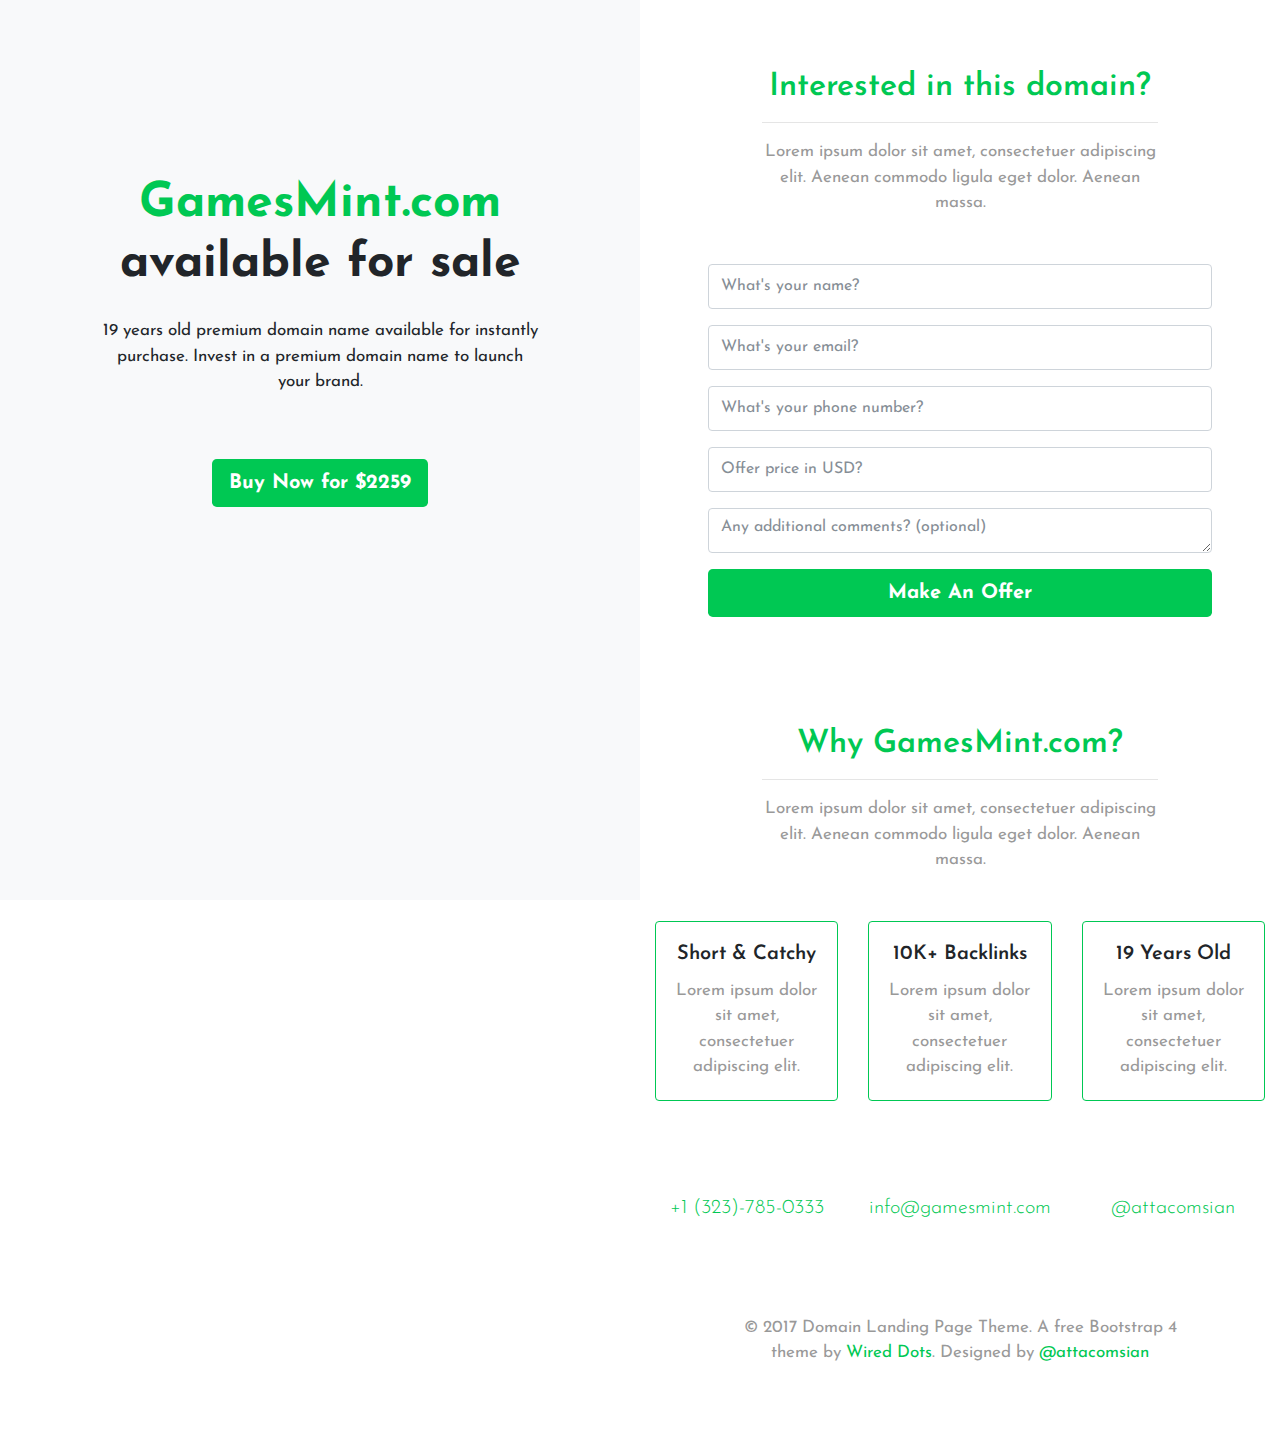
<file: contact/index.html>
<!DOCTYPE html>
<html lang="en">
    <head>
        <meta charset="utf-8">
        <title>Domain - Free Bootstrap 4 Domain Landing Page Template</title>
        <meta name="description" content="Free Bootstrap 4 domain landing page template" />
        <meta name="viewport" content="width=device-width, initial-scale=1.0">
        <!--Bootstrap 4-->
        <link rel="stylesheet" href="css/bootstrap.min.css">
        <link rel="stylesheet" href="https://cdnjs.cloudflare.com/ajax/libs/animate.css/3.5.2/animate.min.css">
        <!--icons-->
        <link rel="stylesheet" href="https://code.ionicframework.com/ionicons/2.0.1/css/ionicons.min.css" />
    </head>
    <body>
        <!--hero section-->
        <section class="bg-white hero p-0">
            <div class="container-fluid">
                <div class="row">
                    <div class="col-md-6 bg-light text-center col-fixed">
                        <h1 class="pt-4 h2"><span class="text-green">GamesMint.com</span><br/>
                            <span>available for sale</span></h1>
                        <p class="mt-4">
                            19 years old premium domain name available 
                            for instantly purchase. Invest in a premium domain name to launch your brand.
                        </p>
                        <div class="pt-5">
                            <a href="#" class="btn text-white bg-green btn-lg">
                                Buy Now for $2259
                            </a>
                        </div>
                    </div>
                    <div class="col-md-6 ml-auto px-0 py-2">
                        <!--Make an offer-->
                        <section class="bg-white">
                            <div class="container">
                                <div class="row">
                                    <div class="col-sm-8 mx-auto text-center">
                                        <h2 class="text-primary">Interested in this domain?</h2>
                                        <hr/>
                                        <p class="text-muted">
                                            Lorem ipsum dolor sit amet, consectetuer adipiscing elit. Aenean commodo ligula eget dolor. Aenean massa.
                                        </p>
                                    </div>
                                </div>
                                <div class="row mt-4">
                                    <div class="col-sm-10 mx-auto mt-2">
                                        <form id="main-offer-form" action="contact.php" method="post">
                                            <div class="form-group">
                                                <input type="text" name="name" class="form-control" placeholder="What's your name?" required="">
                                            </div>
                                            <div class="form-group">
                                                <input type="email" name="email" class="form-control" placeholder="What's your email?" required="">
                                            </div>
                                            <div class="form-group">
                                                <input type="text" name="phone" class="form-control" placeholder="What's your phone number?" required="">
                                            </div>
                                            <div class="form-group">
                                                <input type="number" name="price" class="form-control" placeholder="Offer price in USD?" required="">
                                            </div>
                                            <div class="form-group">
                                                <textarea name="comments" class="form-control" placeholder="Any additional comments? (optional)"></textarea>
                                            </div>
                                            <button type="submit" class="btn text-white btn-lg bg-primary btn-block">Make An Offer</button>
                                        </form>
                                    </div>
                                </div>
                            </div>
                        </section>

                        <!--Why This Domain-->
                        <section class="bg-white pt-5">
                            <div class="container-fluid">
                                <div class="row">
                                    <div class="col-sm-8 mx-auto text-center">
                                        <h2 class="text-primary">Why GamesMint.com?</h2>
                                        <hr/>
                                        <p class="text-muted">
                                            Lorem ipsum dolor sit amet, consectetuer adipiscing elit. Aenean commodo ligula eget dolor. Aenean massa.
                                        </p>
                                    </div>
                                </div>
                                <div class="row d-md-flex mt-4">
                                    <div class="col-sm-4 mt-2 text-center">
                                        <div class="card card-outline-primary">
                                            <div class="card-body">
                                                <h5 class="card-title">Short & Catchy</h5>
                                                <p class="card-text text-muted">Lorem ipsum dolor sit amet, consectetuer adipiscing elit.</p>
                                            </div>
                                        </div>
                                    </div>
                                    <div class="col-sm-4 mt-2 text-center">
                                        <div class="card card-outline-primary">
                                            <div class="card-body">
                                                <h5 class="card-title">10K+ Backlinks</h5>
                                                <p class="card-text text-muted">Lorem ipsum dolor sit amet, consectetuer adipiscing elit.</p>
                                            </div>
                                        </div>
                                    </div>
                                    <div class="col-sm-4 mt-2 text-center">
                                        <div class="card card-outline-primary">
                                            <div class="card-body">
                                                <h5 class="card-title">19 Years Old</h5>
                                                <p class="card-text text-muted">Lorem ipsum dolor sit amet, consectetuer adipiscing elit.</p>
                                            </div>
                                        </div>
                                    </div>
                                </div>
                            </div>
                        </section>

                        <!--contact-->
                        <section class="bg-white pt-3 pb-3">
                            <div class="container-fluid">
                                <div class="row d-md-flex text-center text-primary">
                                    <div class="col-sm-4">
                                        <p><em class="ion-ios-telephone-outline icon-md"></em></p>
                                        <p class="lead">+1 (323)-785-0333</p>
                                    </div>
                                    <div class="col-sm-4">
                                        <p><em class="ion-ios-chatbubble-outline icon-md"></em></p>
                                        <p class="lead">info@gamesmint.com</p>
                                    </div>
                                    <div class="col-sm-4">
                                        <p><em class="ion-social-twitter-outline icon-md"></em></p>
                                        <p class="lead">@attacomsian</p>
                                    </div>
                                </div>
                            </div>
                        </section>

                        <!--footer-->
                        <section class="bg-white">
                            <div class="container">
                                <div class="row mr-5 ml-5">
                                    <div class="col-sm-12">
                                        <p class="text-muted text-center">
                                            &copy; 2017 Domain Landing Page Theme. A free Bootstrap 4 theme by 
                                            <a href="https://wireddots.com">Wired Dots</a>. Designed by <a href="https://twitter.com/attacomsian">@attacomsian</a>
                                        </p>
                                    </div>
                                </div>
                            </div>
                        </section>
                    </div>
                </div>
            </div>
        </section>

    </body>
</html>
</file>
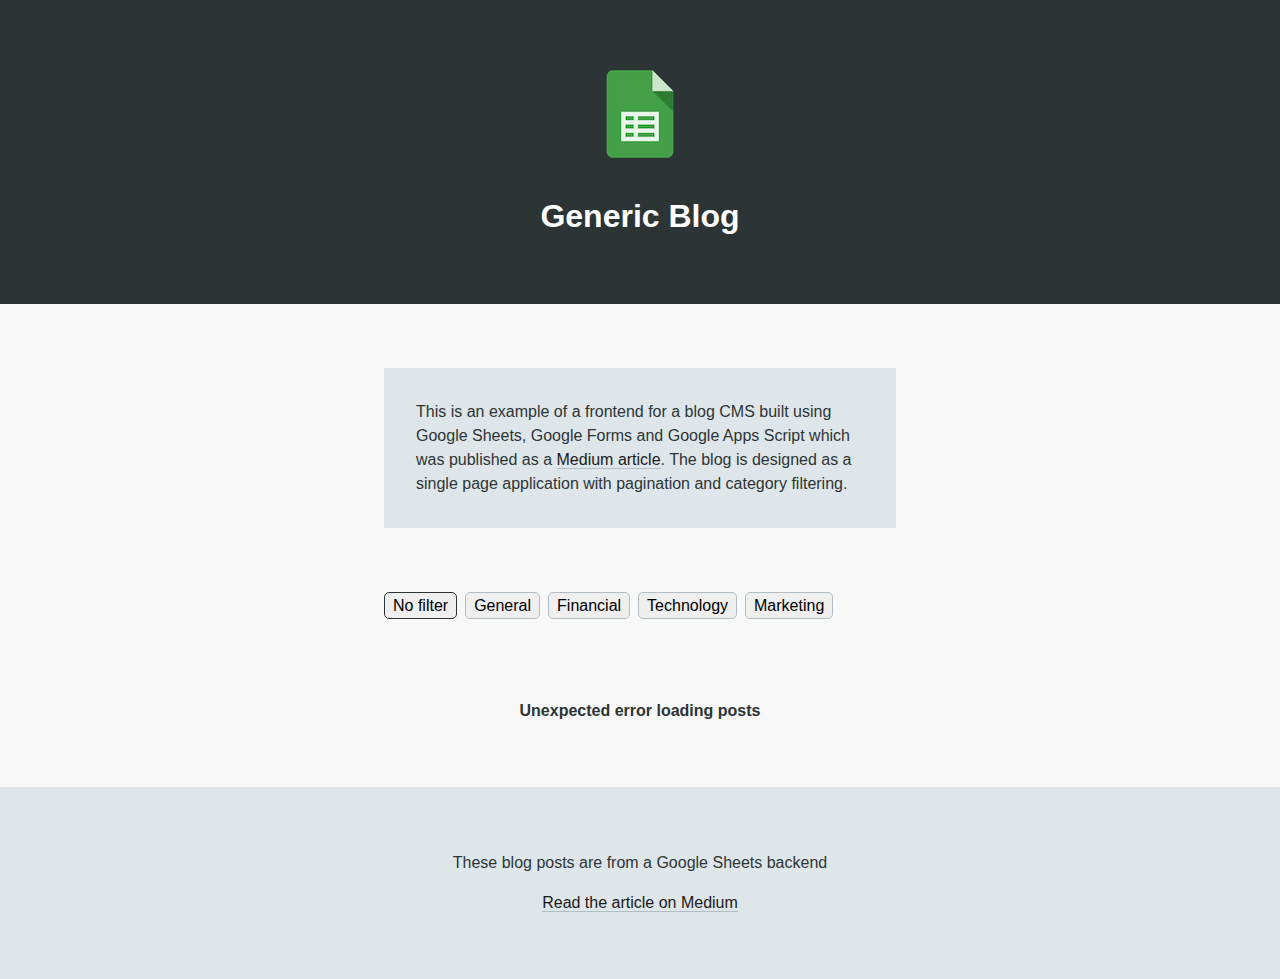
<file: gsg/index.html>
<!DOCTYPE html>
<html lang="en">
<head>
	<meta charset="UTF-8">
	<meta name="viewport" content="width=device-width,initial-scale=1">
	<title>Google Sheets CMS</title>
	<link rel="stylesheet" href="css/normalize.min.css">
	<link rel="stylesheet" href="css/main.css">
</head>
<body>
	<header>
		<img src="img/google-sheets-logo.png" alt="logo for google sheets">
		<h1>Generic Blog</h1>
	</header>
	<main>
		<div class="information">
			This is an example of a frontend for a blog CMS built using Google Sheets, Google Forms and Google Apps Script which was published as a <a href="https://medium.com/p/c2eab3fb0b2b">Medium article</a>. The blog is designed as a single page application with pagination and category filtering.
		</div>
		<nav id="filter"></nav>
		<div id="container"></div>
		<div id="notice"></div>
	</main>
	<footer>
		<p>These blog posts are from a Google Sheets backend</p>
		<a href="https://medium.com/p/c2eab3fb0b2b">Read the article on Medium</a>
	</footer>
	<script src="js/main.js"></script>
	<script>
		document.addEventListener('DOMContentLoaded', app.init);
	</script>
</body>
</html>
</file>
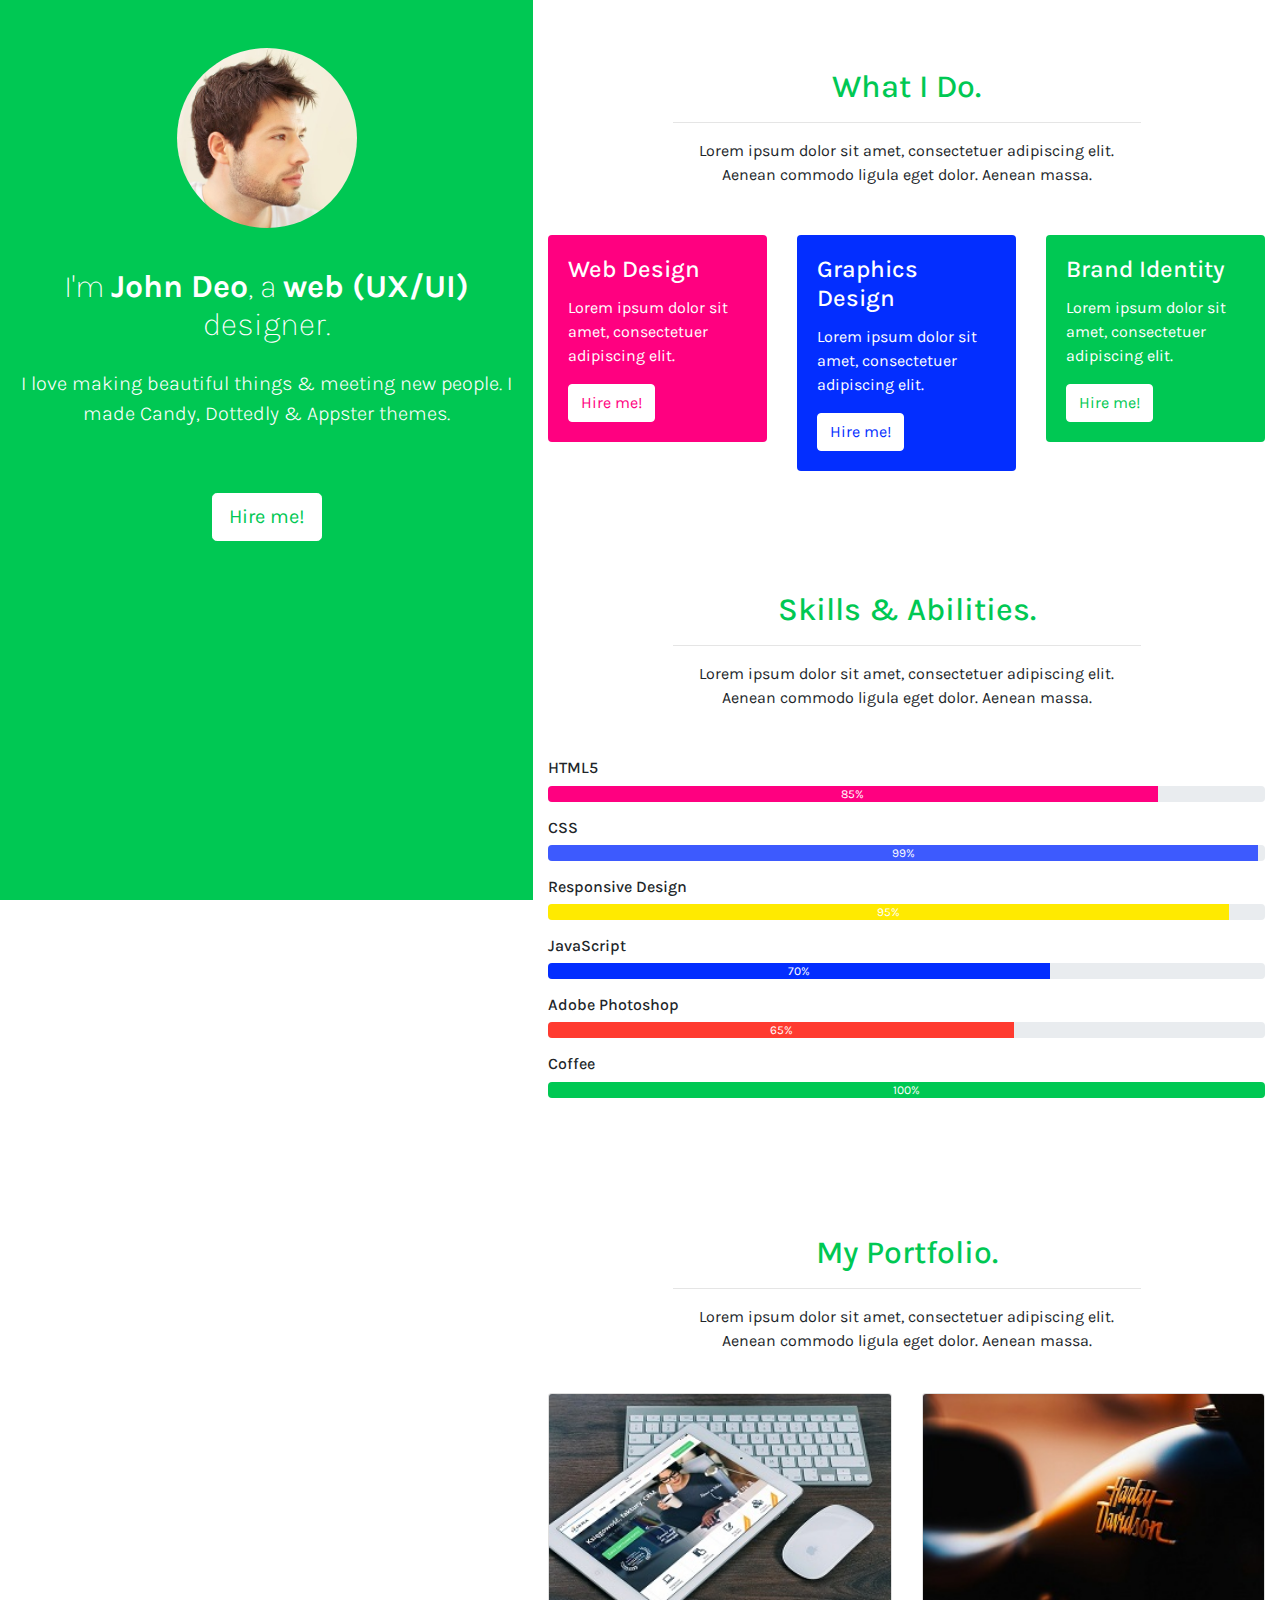
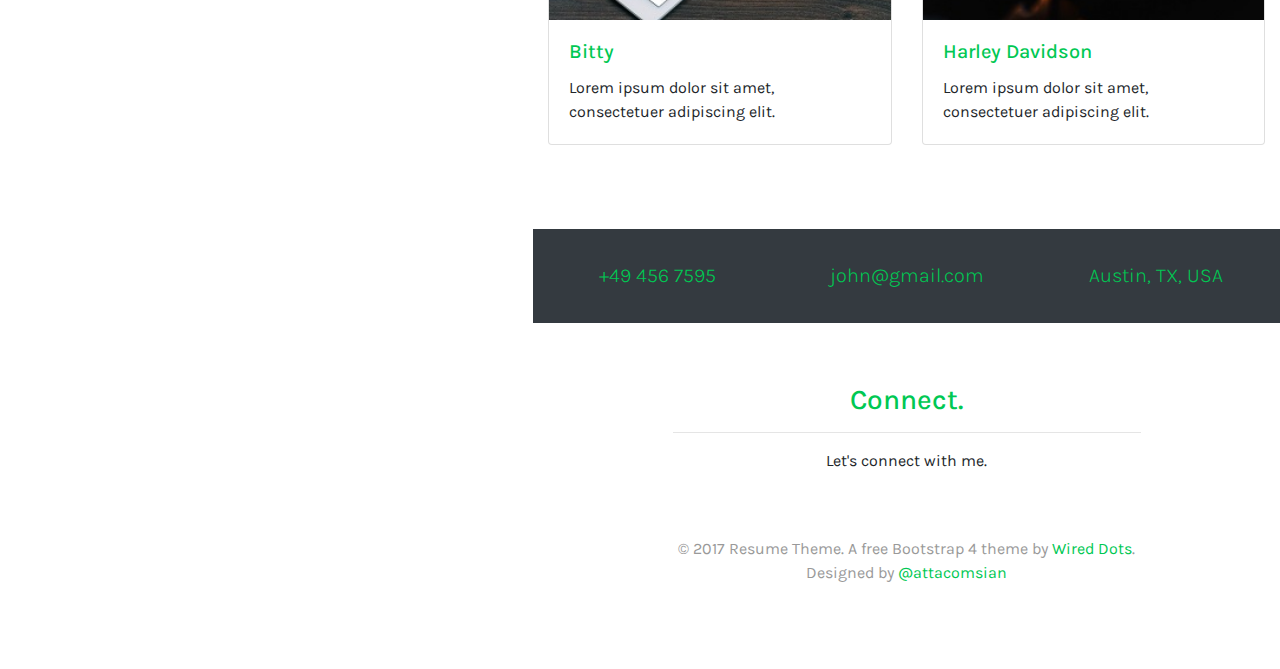
<file: resume/index.html>
<!DOCTYPE html>
<html lang="en">
    <head>
        <meta charset="utf-8">
        <title>Resume - Free Bootstrap 4 Personal Template</title>
        <meta name="description" content="Love resume." />
        <meta name="viewport" content="width=device-width, initial-scale=1.0">
        <!--Bootstrap 4-->
        <link rel="stylesheet" href="css/bootstrap.min.css">
        <link rel="stylesheet" href="https://cdnjs.cloudflare.com/ajax/libs/animate.css/3.5.2/animate.min.css">
        <!--icons-->
        <link rel="stylesheet" href="https://code.ionicframework.com/ionicons/2.0.1/css/ionicons.min.css" />
    </head>
    <body>
        <!--hero section-->
        <section class="bg-alt hero p-0">
            <div class="container-fluid">
                <div class="row">
                    <div class="col-md-5 bg-green text-white py-5 text-center col-fixed">
                        <div class="mb-3">
                            <img src="img/male.jpg" alt="Male" class="brand-logo img-fluid rounded-circle"/>
                        </div>
                        <h1 class="pt-4 text-white h2">I'm <span>John Deo</span>, a <span>web (UX/UI)</span><br/> designer.</h1>
                        <p class="mt-4 lead text-white">
                            I love making beautiful things & meeting new people. I made Candy, Dottedly & Appster themes.
                        </p>
                        <div class="pt-5">
                            <a href="#services" class="btn btn-white btn-lg">
                                Hire me!
                            </a>
                        </div>
                    </div>
                    <div class="col-md-7 ml-auto px-0 py-2">
                        <!--what I do-->
                        <section class="bg-white" id="services">
                            <div class="container-fluid">
                                <div class="row">
                                    <div class="col-sm-8 mx-auto text-center">
                                        <h2 class="text-primary">What I Do.</h2>
                                        <hr/>
                                        <p>
                                            Lorem ipsum dolor sit amet, consectetuer adipiscing elit. Aenean commodo ligula eget dolor. Aenean massa.
                                        </p>
                                    </div>
                                </div>
                                <div class="row d-md-flex mt-4">
                                    <div class="col-sm-4 mt-2">
                                        <div class="card text-white bg-pink border-none">
                                            <div class="card-body">
                                                <h4 class="card-title">Web Design</h4>
                                                <p class="card-text">Lorem ipsum dolor sit amet, consectetuer adipiscing elit.</p>
                                                <a href="#" class="btn btn-white text-pink">Hire me!</a>
                                            </div>
                                        </div>
                                    </div>
                                    <div class="col-sm-4 mt-2">
                                        <div class="card text-white bg-blue border-none">
                                            <div class="card-body">
                                                <h4 class="card-title">Graphics Design</h4>
                                                <p class="card-text">Lorem ipsum dolor sit amet, consectetuer adipiscing elit.</p>
                                                <a href="#" class="btn btn-white text-blue">Hire me!</a>
                                            </div>
                                        </div>
                                    </div>
                                    <div class="col-sm-4 mt-2">
                                        <div class="card text-white bg-green border-none">
                                            <div class="card-body">
                                                <h4 class="card-title">Brand Identity</h4>
                                                <p class="card-text">Lorem ipsum dolor sit amet, consectetuer adipiscing elit.</p>
                                                <a href="#" class="btn btn-white text-green">Hire me!</a>
                                            </div>
                                        </div>
                                    </div>
                                </div>
                            </div>
                        </section>

                        <!--Skills & Abilities.-->
                        <section class="bg-alt" id="skills">
                            <div class="container-fluid">
                                <div class="row">
                                    <div class="col-sm-8 mx-auto text-center">
                                        <h2 class="text-primary">Skills & Abilities.</h2>
                                        <hr/>
                                        <p>
                                            Lorem ipsum dolor sit amet, consectetuer adipiscing elit. Aenean commodo ligula eget dolor. Aenean massa.
                                        </p>
                                    </div>
                                </div>
                                <div class="row mt-4">
                                    <div class="col-lg-12 mt-2">
                                        <h6>HTML5</h6>
                                        <div class="progress mb-3">
                                            <div class="progress-bar bg-pink" role="progressbar" style="width: 85%" aria-valuenow="85" aria-valuemin="0" aria-valuemax="100">85%</div>
                                        </div>
                                        <h6>CSS</h6>
                                        <div class="progress mb-3">
                                            <div class="progress-bar bg-purple" role="progressbar" style="width: 99%" aria-valuenow="99" aria-valuemin="0" aria-valuemax="100">99%</div>
                                        </div>
                                        <h6>Responsive Design</h6>
                                        <div class="progress mb-3">
                                            <div class="progress-bar bg-orange" role="progressbar" style="width: 95%" aria-valuenow="95" aria-valuemin="0" aria-valuemax="100">95%</div>
                                        </div>
                                        <h6>JavaScript</h6>
                                        <div class="progress mb-3">
                                            <div class="progress-bar bg-blue" role="progressbar" style="width: 70%" aria-valuenow="70" aria-valuemin="0" aria-valuemax="100">70%</div>
                                        </div>
                                        <h6>Adobe Photoshop</h6>
                                        <div class="progress mb-3">
                                            <div class="progress-bar bg-red" role="progressbar" style="width: 65%" aria-valuenow="65" aria-valuemin="0" aria-valuemax="100">65%</div>
                                        </div>
                                        <h6>Coffee</h6>
                                        <div class="progress mb-3">
                                            <div class="progress-bar bg-green" role="progressbar" style="width: 100%" aria-valuenow="100" aria-valuemin="0" aria-valuemax="100">100%</div>
                                        </div>
                                    </div>
                                </div>
                            </div>
                        </section>

                        <!--my work-->
                        <section class="bg-alt" id="portfolio">
                            <div class="container-fluid">
                                <div class="row">
                                    <div class="col-sm-8 mx-auto text-center">
                                        <h2 class="text-primary">My Portfolio.</h2>
                                        <hr/>
                                        <p>
                                            Lorem ipsum dolor sit amet, consectetuer adipiscing elit. Aenean commodo ligula eget dolor. Aenean massa.
                                        </p>
                                    </div>
                                </div>
                                <div class="row d-md-flex mt-4">
                                    <div class="col-sm-6">
                                        <div class="card">
                                            <img class="card-img-top" src="img/gallery-1.jpg" alt="Gallery">
                                            <div class="card-body">
                                                <h5 class="card-title"><a href="#">Bitty</a></h5>
                                                <p class="card-text">Lorem ipsum dolor sit amet, consectetuer adipiscing elit.</p>
                                            </div>
                                        </div>
                                    </div>
                                    <div class="col-sm-6">
                                        <div class="card border-none">
                                            <div class="card ">
                                                <img class="card-img-top" src="img/gallery-2.jpg" alt="Gallery">
                                                <div class="card-body">
                                                    <h5 class="card-title"><a href="#">Harley Davidson</a></h5>
                                                    <p class="card-text">Lorem ipsum dolor sit amet, consectetuer adipiscing elit.</p>
                                                </div>
                                            </div>
                                        </div>
                                    </div>
                                </div>
                            </div>
                        </section>

                        <!--contact-->
                        <section class="bg-dark pt-3 pb-3 mt-4">
                            <div class="container-fluid">
                                <div class="row d-md-flex text-center text-primary">
                                    <div class="col-sm-4">
                                        <p><em class="ion-ios-telephone-outline icon-md"></em></p>
                                        <p class="lead">+49 456 7595</p>
                                    </div>
                                    <div class="col-sm-4">
                                        <p><em class="ion-ios-chatbubble-outline icon-md"></em></p>
                                        <p class="lead">john@gmail.com</p>
                                    </div>
                                    <div class="col-sm-4">
                                        <p><em class="ion-ios-location-outline icon-md"></em></p>
                                        <p class="lead">Austin, TX, USA</p>
                                    </div>
                                </div>
                            </div>
                        </section>

                        <!--footer-->
                        <section class="bg-white" id="connect">
                            <div class="container">
                                <div class="row">
                                    <div class="col-sm-8 mx-auto text-center">
                                        <h3 class="text-primary">Connect.</h3>
                                        <hr/>
                                        <p>
                                            Let's connect with me.
                                        </p>
                                        <p class="mt-2">
                                            <a href="https://twitter.com/" target="_blank"><em class="ion-social-twitter text-twitter-alt icon-sm mr-3"></em></a>
                                            <a href="https://github.com/" target="_blank"><em class="ion-social-github text-github-alt icon-sm mr-3"></em></a>
                                            <a href="https://www.linkedin.com/" target="_blank"><em class="ion-social-linkedin text-linkedin-alt icon-sm mr-3"></em></a>
                                        </p>
                                        <p class="pt-2 text-muted">
                                            &copy; 2017 Resume Theme. A free Bootstrap 4 theme by 
                                            <a href="https://wireddots.com">Wired Dots</a>. Designed by <a href="https://twitter.com/attacomsian">@attacomsian</a>
                                        </p>
                                    </div>
                                </div>
                            </div>
                        </section>
                    </div>
                </div>
            </div>
        </section>

    </body>
</html>
</file>
<file: gsg/css/main.css>
html, body {
	background: #f8f8f8;
	color: #2d3436;
	font-family: "Helvetica Neue", Helvetica, Arial, sans-serif;
	font-size: normal;
	line-height: 1.5;
}

a {
	color: #1a1a1a;
	border-bottom: solid 1px #b2bec3;
	text-decoration: none;
}

a:hover {
	border-color: #1a1a1a;
}

img {
	max-width: 100%;
}

button {
	border-radius: 5px;
	border: solid 1px #b2bec3;
	cursor: pointer;
	display: inline-block;
	padding: 0.2em 0.5em;
}

button:hover {
	background: #dfe6e9; 	
	border-color: #b2bec3;
}

button.selected {
	border-color: #2d3436;
}

header, main, footer {
	padding: 4em 5%;
}

header {
	background: #2d3436;
	color: white;
	text-align: center;
}

header h1 {
	margin-bottom: 0;
}

.information {
	background: #dfe6e9;
	margin-bottom: 4em;
	padding: 2em;
}

nav {
	margin-bottom: 4em;
}

nav span {
	display: block;
	font-size: 0.9em;
	margin-bottom: 1em;
}

nav button {
	margin: 0 0.5em 1em 0;
}

article {
	margin-bottom: 6em;
}

.article-details {	
	border-bottom: solid 2px #dfe6e9;
	font-size: 0.9em;
	padding-bottom: 1em;
}

.article-details div:first-child {
	margin-bottom: 0.5em;
}

#notice {
	font-weight: bold;
	text-align: center;
}

footer {
	background: #dfe6e9;
	text-align: center;
}

footer p {
	margin-top: 0;
}

@media only screen and (min-width : 992px) {
	.article-details {
		align-items: center;
		display: flex;
		justify-content: space-between;
	}

	.article-details div:first-child {
		margin-bottom: 0;
	}

	header, main, footer {
		padding: 4em 25%;
	}
}

@media only screen and (min-width : 1200px) {
	header, main, footer {
		padding: 4em 30%;
	}
}
</file>
